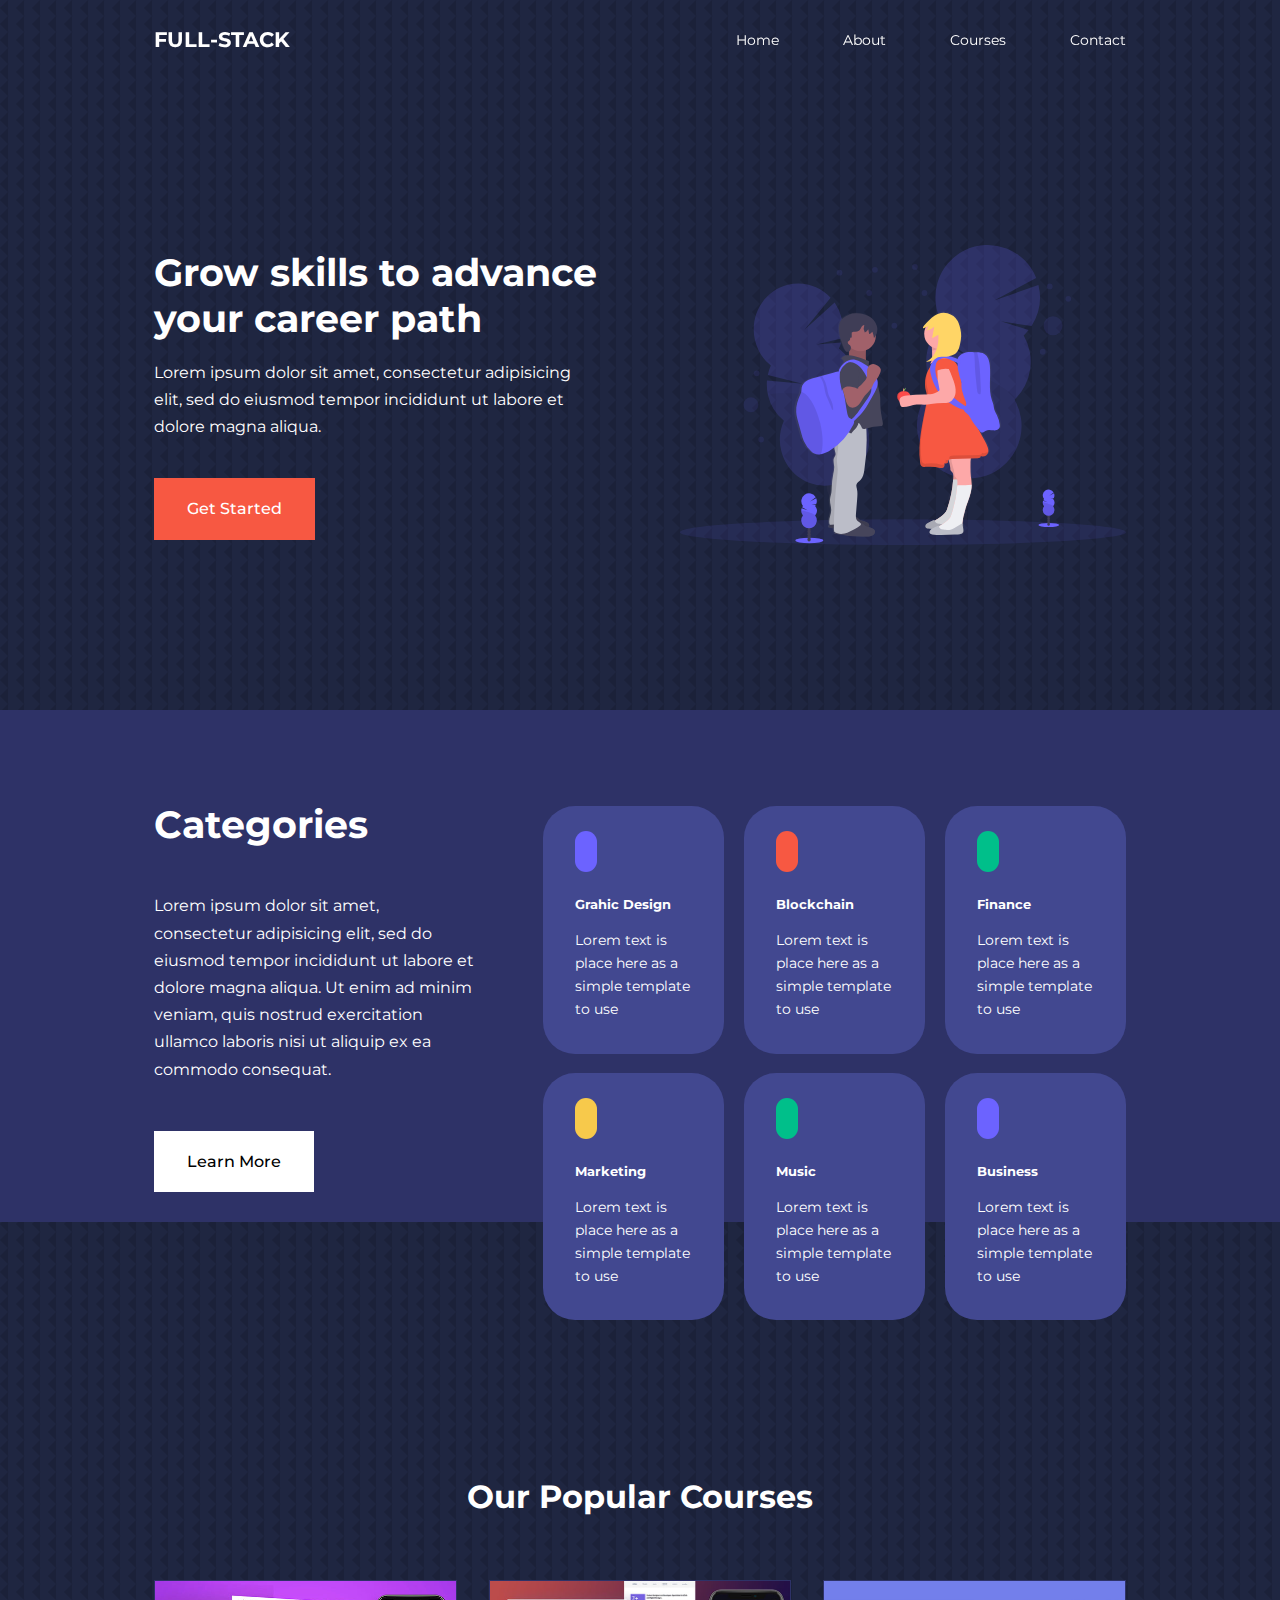
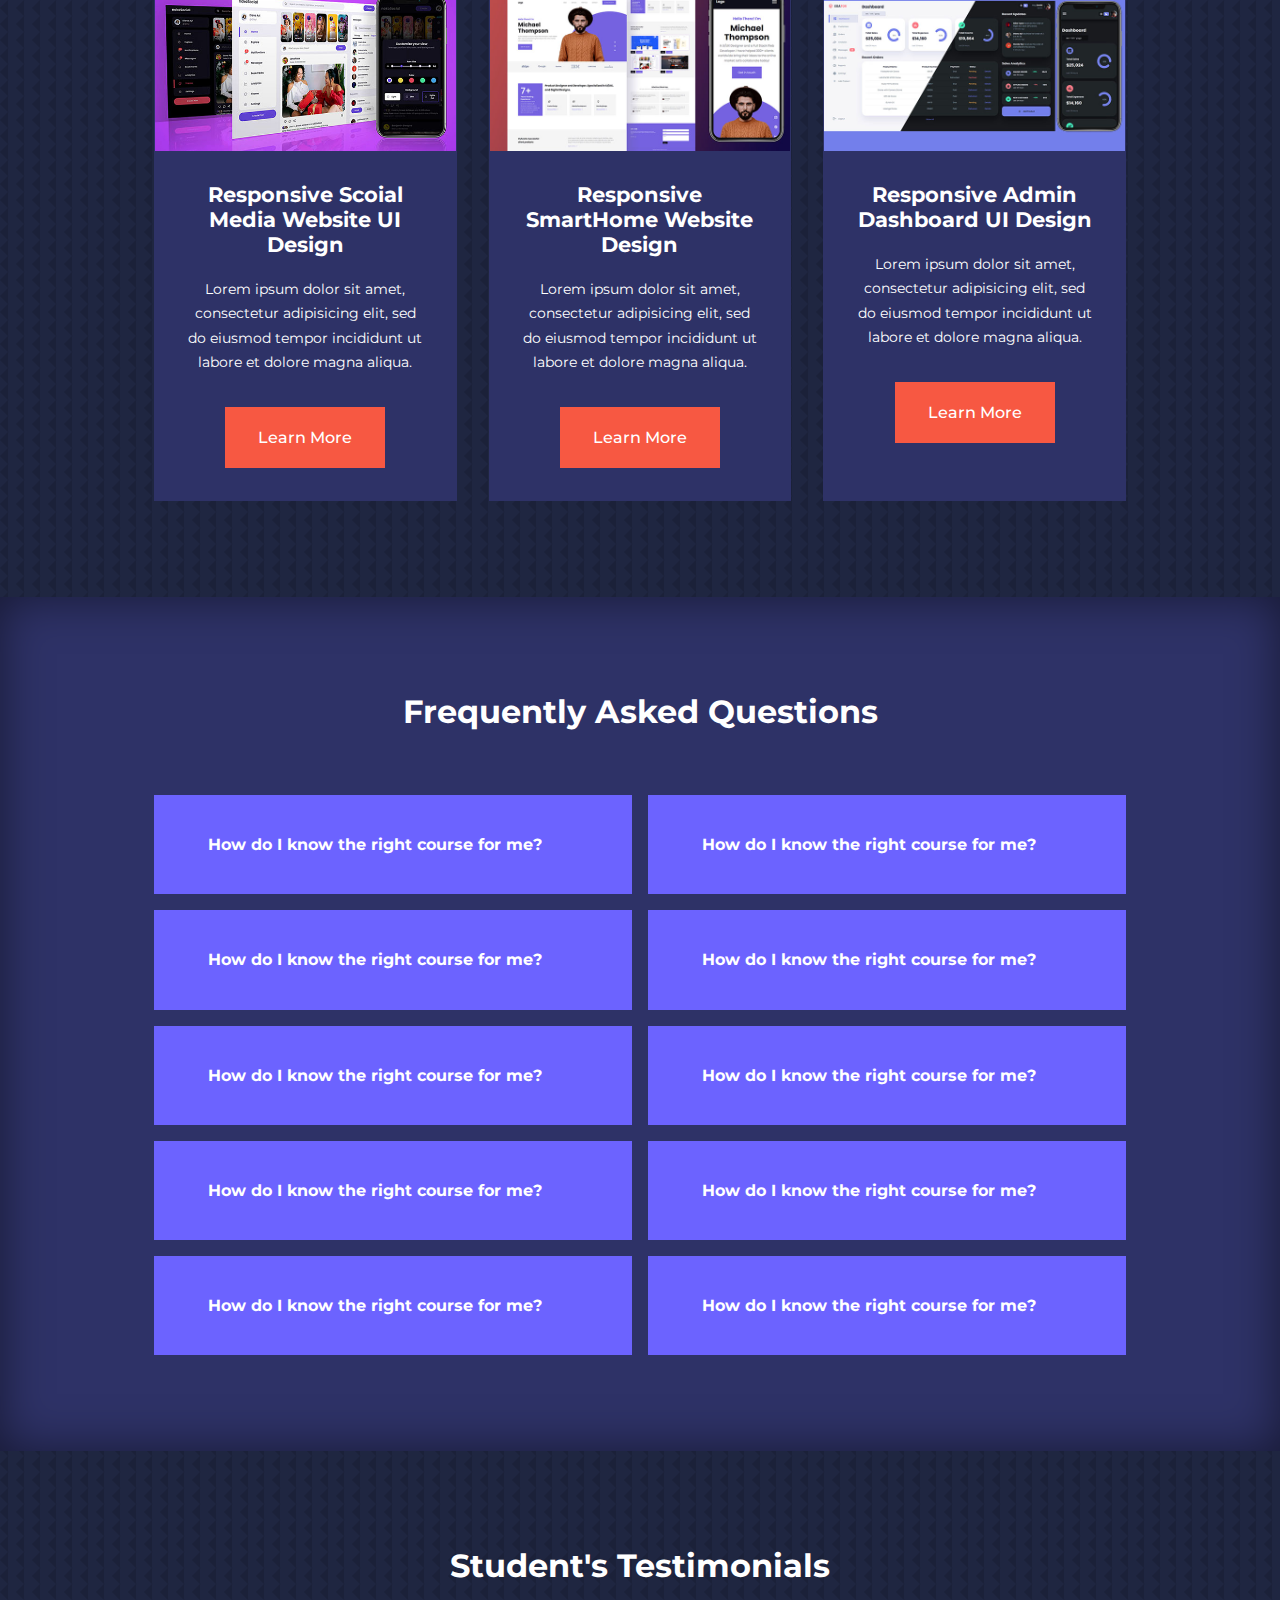
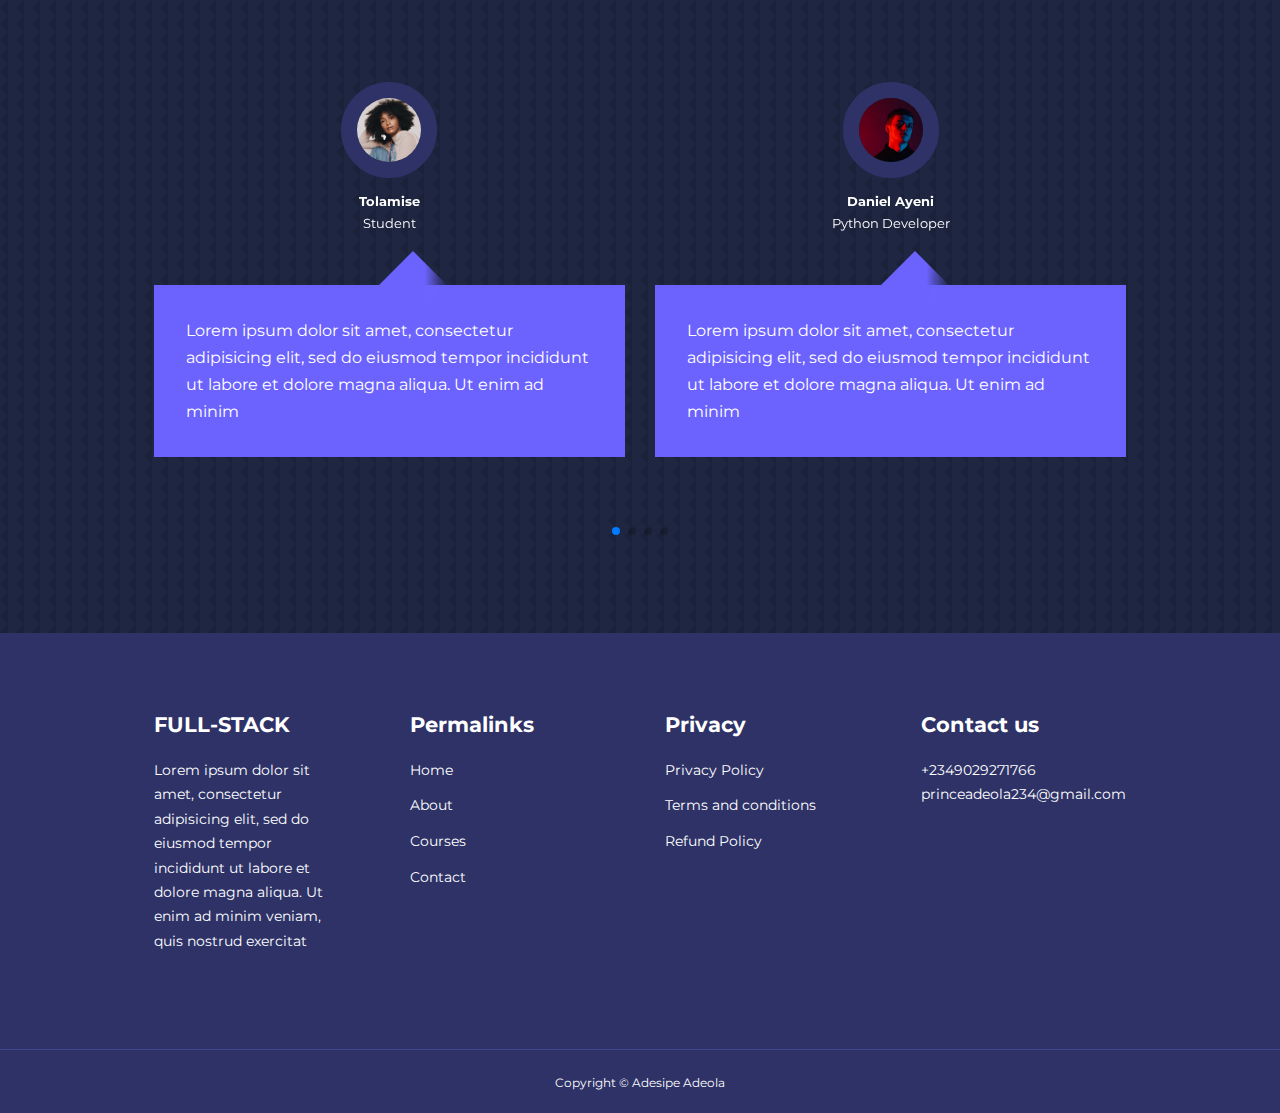
<file: index.html>
<!DOCTYPE html>
<html>
<head>
	<meta charset="utf-8">
	<meta name="viewport" content="width=device-width, initial-scale=1">
	<title>Full-Stack Projects</title>
	<link rel="stylesheet" type="text/css" href="./css/style.css">
	<link rel="stylesheet" type="text/css" href="https://unicons.iconscout.com/release/v2.1.6/css/unicons.css">

	<!-- swipper js -->
	<link rel="stylesheet" href="https://unpkg.com/swiper@8/swiper-bundle.min.css" />

	<!-- For the texture background style starts-->
	<style type="text/css">
		body{
			background-image: url("./images/bg-texture.png");
		}
	</style>
	<!-- For the texture background style ends-->

</head>
<body>
			<!-- ---------- Nav bar section begins -------- -->
	<nav>
		<div class="container nav_container">
			<a href="index.html"><h4>FULL-STACK</h4></a>
			<ul class="nav_menu">
				<li><a href="index.html">Home</a></li>
				<li><a href="about.html">About</a></li>
				<li><a href="courses.html">Courses</a></li>
				<li><a href="contact.html">Contact</a></li>
			</ul>
			<button id="open-menu-btn"><i class="uil uil-bars"></i></button>
			<button id="close-menu-btn"><i class="uil uil-multiply"></i></button>
		</div>
	</nav>

	<!-- ---------- Nav bar section ends -------- -->
	

	<!-- ---------- header section starts -------- 
	-->
	
	<header>
		<div class="container header_container">
			<div class="header_left">
				<h1>Grow skills to advance your career path</h1>
				<p>Lorem ipsum dolor sit amet, consectetur adipisicing elit, sed do eiusmod
				tempor incididunt ut labore et dolore magna aliqua.</p>
				<a href="courses.html" class="btn btn-primary">Get Started</a>
			</div>

			<div class="header_right">
				<div class="header_right_image">
					<img src="./images/header.svg">
				</div>
			</div>
		</div>
	</header>

	<!-- ---------- header section ends -------- -->
	

	<!-- ---------- category section starts -------- -->
	
	<section class="categories">
		<div class="container categories_container">
			<div class="categories_left">
				<h1>Categories</h1>
				<p>Lorem ipsum dolor sit amet, consectetur adipisicing elit, sed do eiusmod
				tempor incididunt ut labore et dolore magna aliqua. Ut enim ad minim veniam,
				quis nostrud exercitation ullamco laboris nisi ut aliquip ex ea commodo
				consequat. </p>
				<a href="#" class="btn">Learn More</a>
			</div>

			<div class="categories_right">
				<article class="category">
					<span class="category_icon"><i class="uil uil-palette"></i></span>
					<h5>Grahic Design</h5>
					<p>Lorem text is place here as a simple template to use</p>
				</article>

				<article class="category">
					<span class="category_icon"><i class="uil uil-bitcoin-circle"></i></span>
					<h5>Blockchain</h5>
					<p>Lorem text is place here as a simple template to use</p>
				</article>

				<article class="category">
					<span class="category_icon"><i class="uil uil-usd-circle"></i></span>
					<h5>Finance</h5>
					<p>Lorem text is place here as a simple template to use</p>
				</article>

				<article class="category">
					<span class="category_icon"><i class="uil uil-megaphone"></i></span>
					<h5>Marketing</h5>
					<p>Lorem text is place here as a simple template to use</p>
				</article>

				<article class="category">
					<span class="category_icon"><i class="uil uil-music"></i></span>
					<h5>Music</h5>
					<p>Lorem text is place here as a simple template to use</p>
				</article>

				<article class="category">
					<span class="category_icon"><i class="uil uil-puzzle-piece"></i></span>
					<h5>Business</h5>
					<p>Lorem text is place here as a simple template to use</p>
				</article>
			</div>
		</div>
	</section>


	<!-- ---------- category section ends -------- -->
	


	<!-- ---------- Popular courses section starts -------- -->
	
	<section class="courses">
		<h2>Our Popular Courses</h2>
		<div class="container courses_container">
			
			<article class="course">
				<div class="course_image">
					<img src="./images/course1.jpg">
				</div>
				<div class="course_info">
					<h4>Responsive Scoial Media Website UI Design</h4>
					<p>Lorem ipsum dolor sit amet, consectetur adipisicing elit, sed do eiusmod
					tempor incididunt ut labore et dolore magna aliqua.</p>
					<a href="courses.html" class="btn btn-primary">Learn More</a>
				</div>
			</article>
			
			<article class="course">
				<div class="course_image">
					<img src="./images/course2.jpg">
				</div>
				<div class="course_info">
					<h4>Responsive SmartHome Website Design</h4>
					<p>Lorem ipsum dolor sit amet, consectetur adipisicing elit, sed do eiusmod
					tempor incididunt ut labore et dolore magna aliqua.</p>
					<a href="courses.html" class="btn btn-primary">Learn More</a>
				</div>
			</article>
			
			<article class="course">
				<div class="course_image">
					<img src="./images/course3.jpg">
				</div>
				<div class="course_info">
					<h4>Responsive Admin Dashboard UI Design</h4>
					<p>Lorem ipsum dolor sit amet, consectetur adipisicing elit, sed do eiusmod
					tempor incididunt ut labore et dolore magna aliqua.</p>
					<a href="courses.html" class="btn btn-primary">Learn More</a>
				</div>
			</article>

		</div>
	</section>


	<!-- ---------- Popular courses section ends -------- -->
	

	<!-- ---------- Frequently asked questions section starts -------- -->
	
	<section class="faqs">
		<h2>Frequently Asked Questions</h2>
		<div class="container faqs_container">
			
			<article class="faq">
				<div class="faq_icon"><i class="uil uil-plus"></i></div>
				<div class="question_answer">
					<h4>How do I know the right course for me?</h4>
					<p>Lorem ipsum dolor sit amet, consectetur adipisicing elit, sed do eiusmod
					tempor incididunt ut labore et dolore magna aliqua. Ut enim ad minim veniam,</p>
				</div>
			</article>
			
			<article class="faq">
				<div class="faq_icon"><i class="uil uil-plus"></i></div>
				<div class="question_answer">
					<h4>How do I know the right course for me?</h4>
					<p>Lorem ipsum dolor sit amet, consectetur adipisicing elit, sed do eiusmod
					tempor incididunt ut labore et dolore magna aliqua. Ut enim ad minim veniam,</p>
				</div>
			</article>
			
			<article class="faq">
				<div class="faq_icon"><i class="uil uil-plus"></i></div>
				<div class="question_answer">
					<h4>How do I know the right course for me?</h4>
					<p>Lorem ipsum dolor sit amet, consectetur adipisicing elit, sed do eiusmod
					tempor incididunt ut labore et dolore magna aliqua. Ut enim ad minim veniam,</p>
				</div>
			</article>
			
			<article class="faq">
				<div class="faq_icon"><i class="uil uil-plus"></i></div>
				<div class="question_answer">
					<h4>How do I know the right course for me?</h4>
					<p>Lorem ipsum dolor sit amet, consectetur adipisicing elit, sed do eiusmod
					tempor incididunt ut labore et dolore magna aliqua. Ut enim ad minim veniam,</p>
				</div>
			</article>
			
			<article class="faq">
				<div class="faq_icon"><i class="uil uil-plus"></i></div>
				<div class="question_answer">
					<h4>How do I know the right course for me?</h4>
					<p>Lorem ipsum dolor sit amet, consectetur adipisicing elit, sed do eiusmod
					tempor incididunt ut labore et dolore magna aliqua. Ut enim ad minim veniam,</p>
				</div>
			</article>
			
			<article class="faq">
				<div class="faq_icon"><i class="uil uil-plus"></i></div>
				<div class="question_answer">
					<h4>How do I know the right course for me?</h4>
					<p>Lorem ipsum dolor sit amet, consectetur adipisicing elit, sed do eiusmod
					tempor incididunt ut labore et dolore magna aliqua. Ut enim ad minim veniam,</p>
				</div>
			</article>
			
			<article class="faq">
				<div class="faq_icon"><i class="uil uil-plus"></i></div>
				<div class="question_answer">
					<h4>How do I know the right course for me?</h4>
					<p>Lorem ipsum dolor sit amet, consectetur adipisicing elit, sed do eiusmod
					tempor incididunt ut labore et dolore magna aliqua. Ut enim ad minim veniam,</p>
				</div>
			</article>
			
			<article class="faq">
				<div class="faq_icon"><i class="uil uil-plus"></i></div>
				<div class="question_answer">
					<h4>How do I know the right course for me?</h4>
					<p>Lorem ipsum dolor sit amet, consectetur adipisicing elit, sed do eiusmod
					tempor incididunt ut labore et dolore magna aliqua. Ut enim ad minim veniam,</p>
				</div>
			</article>
			
			<article class="faq">
				<div class="faq_icon"><i class="uil uil-plus"></i></div>
				<div class="question_answer">
					<h4>How do I know the right course for me?</h4>
					<p>Lorem ipsum dolor sit amet, consectetur adipisicing elit, sed do eiusmod
					tempor incididunt ut labore et dolore magna aliqua. Ut enim ad minim veniam,</p>
				</div>
			</article>
			
			<article class="faq">
				<div class="faq_icon"><i class="uil uil-plus"></i></div>
				<div class="question_answer">
					<h4>How do I know the right course for me?</h4>
					<p>Lorem ipsum dolor sit amet, consectetur adipisicing elit, sed do eiusmod
					tempor incididunt ut labore et dolore magna aliqua. Ut enim ad minim veniam,</p>
				</div>
			</article>

		</div>
	</section>

	<!-- ---------- Frequently asked questions section ends -------- -->
	


	<!-- ---------- Testimonial section starts -------- -->

	<section class="container testimonials_container mySwiper" >
		<h2>Student's Testimonials</h2>
		<div class="swiper-wrapper">

			<article class="testimonial swiper-slide">
				<div class="avater">
					<img src="./images/avatar1.jpg">
				</div>
				<div class="testimonial_info">
					<h5>Tolamise</h5>
					<small>Student</small>
				</div>
				<div class="testimonial_body">
					<p>Lorem ipsum dolor sit amet, consectetur adipisicing elit, sed do eiusmod
					tempor incididunt ut labore et dolore magna aliqua. Ut enim ad minim </p>
				</div>
			</article>
			
			<article class="testimonial swiper-slide">
				<div class="avater">
					<img src="./images/avatar2.jpg">
				</div>
				<div class="testimonial_info">
					<h5>Daniel Ayeni</h5>
					<small>Python Developer</small>
				</div>
				<div class="testimonial_body">
					<p>Lorem ipsum dolor sit amet, consectetur adipisicing elit, sed do eiusmod
					tempor incididunt ut labore et dolore magna aliqua. Ut enim ad minim </p>
				</div>
			</article>
			
			<article class="testimonial swiper-slide">
				<div class="avater">
					<img src="./images/avatar3.jpg">
				</div>
				<div class="testimonial_info">
					<h5>Emmanuel</h5>
					<small>Web Developer</small>
				</div>
				<div class="testimonial_body">
					<p>Lorem ipsum dolor sit amet, consectetur adipisicing elit, sed do eiusmod
					tempor incididunt ut labore et dolore magna aliqua. Ut enim ad minim </p>
				</div>
			</article>
			
			<article class="testimonial swiper-slide">
				<div class="avater">
					<img src="./images/avatar4.jpg">
				</div>
				<div class="testimonial_info">
					<h5>ThankGod</h5>
					<small>React Developer</small>
				</div>
				<div class="testimonial_body">
					<p>Lorem ipsum dolor sit amet, consectetur adipisicing elit, sed do eiusmod
					tempor incididunt ut labore et dolore magna aliqua. Ut enim ad minim </p>
				</div>
			</article>
			
			<article class="testimonial swiper-slide">
				<div class="avater">
					<img src="./images/avatar5.jpg">
				</div>
				<div class="testimonial_info">
					<h5>David</h5>
					<small>Javascript Developer</small>
				</div>
				<div class="testimonial_body">
					<p>Lorem ipsum dolor sit amet, consectetur adipisicing elit, sed do eiusmod
					tempor incididunt ut labore et dolore magna aliqua. Ut enim ad minim </p>
				</div>
			</article>
		</div>
		      <div class="swiper-pagination"></div>
	</section>

	<!-- ---------- Testimonial section ends -------- -->



	<!-- ---------- Footer section starts -------- -->
	<footer>
		<div class="container footer_container">
			<div class="footer_1">
				<a href="index.html" class="footer_logo"><h4>FULL-STACK</h4></a>
				<p>Lorem ipsum dolor sit amet, consectetur adipisicing elit, sed do eiusmod
				tempor incididunt ut labore et dolore magna aliqua. Ut enim ad minim veniam,
				quis nostrud exercitat</p>
			</div>

			<div class="footer_2">
				<h4>Permalinks</h4>
				<ul class="permalinks">
					<li><a href="index.html">Home</a></li>
					<li><a href="about.html">About</a></li>
					<li><a href="courses.html">Courses</a></li>
					<li><a href="contact.html">Contact</a></li>
				</ul>
			</div>

			<div class="footer_3">
				<h4>Privacy</h4>
				<ul class="privacy">
					<li><a href="#">Privacy Policy</a></li>
					<li><a href="#">Terms and conditions</a></li>
					<li><a href="#">Refund Policy</a></li>
				</ul>
			</div>

			<div class="footer_4">
				<h4>Contact us</h4>
				<div>
					<p>+2349029271766</p>
					<p>princeadeola234@gmail.com</p>
				</div>

				<ul class="footer_socials">
					<li><a href="#"><i class="uil uil-facebook-f"></i></a></li>
					<li><a href="#"><i class="uil uil-instagram-alt"></i></a></li>
					<li><a href="#"><i class="uil uil-twitter"></i></a></li>
					<li><a href="#"><i class="uil uil-linkedin-alt"></i></a></li>
				</ul>
			</div>
		</div>

			<div class="footer_copyright">
				<small>Copyright &copy; Adesipe Adeola</small>
			</div>
	</footer>


	<!-- ---------- Footer section ends -------- -->









	<script type="text/javascript" src="main.js"></script>
			<!-- swipper js -->
	<script src="https://unpkg.com/swiper@8/swiper-bundle.min.js"></script>

	<script>
      var swiper = new Swiper(".mySwiper", {
        slidesPerView: 1,
        spaceBetween: 30,
        pagination: {
          el: ".swiper-pagination",
          clickable: true,
        },
        // when window is >= 600
        breakpoints:{
        	600:{
        		slidesPerView: 2
        	}
        }
      });
    </script>
</body>
</html>
</file>
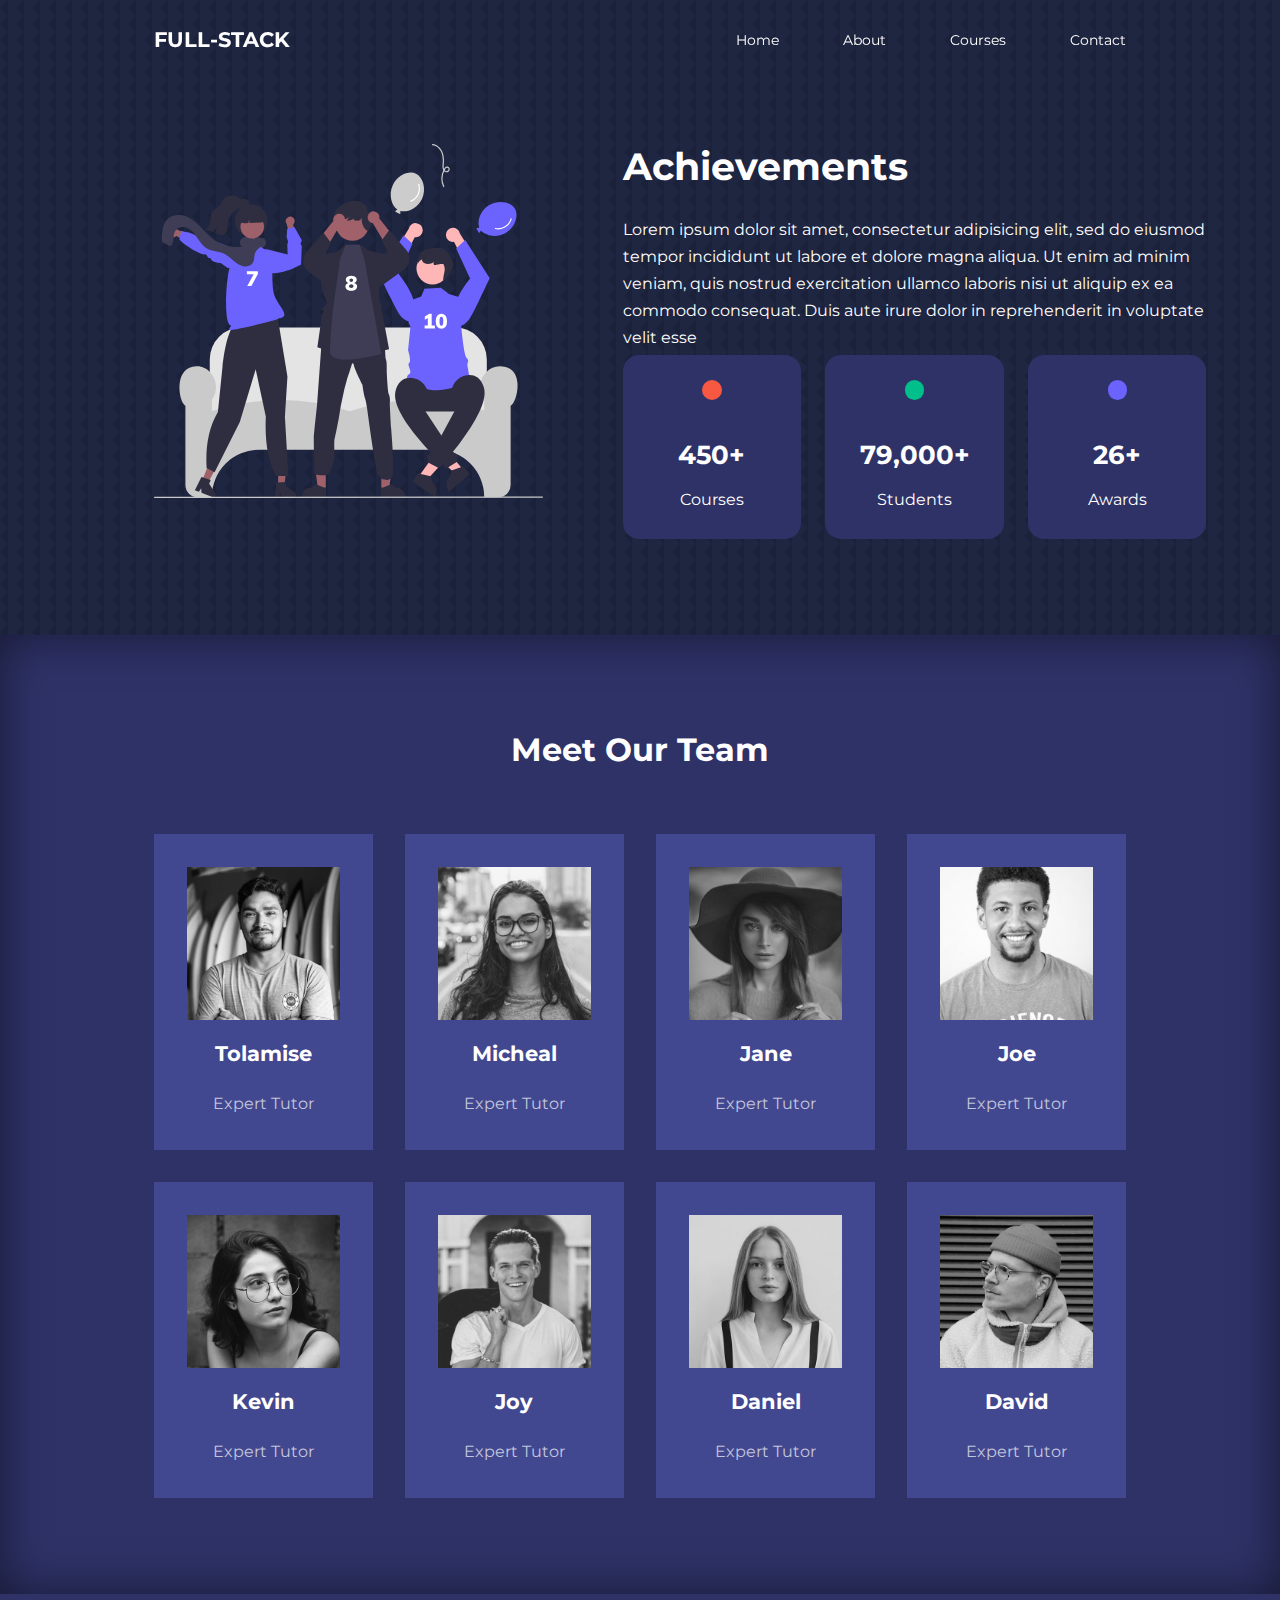
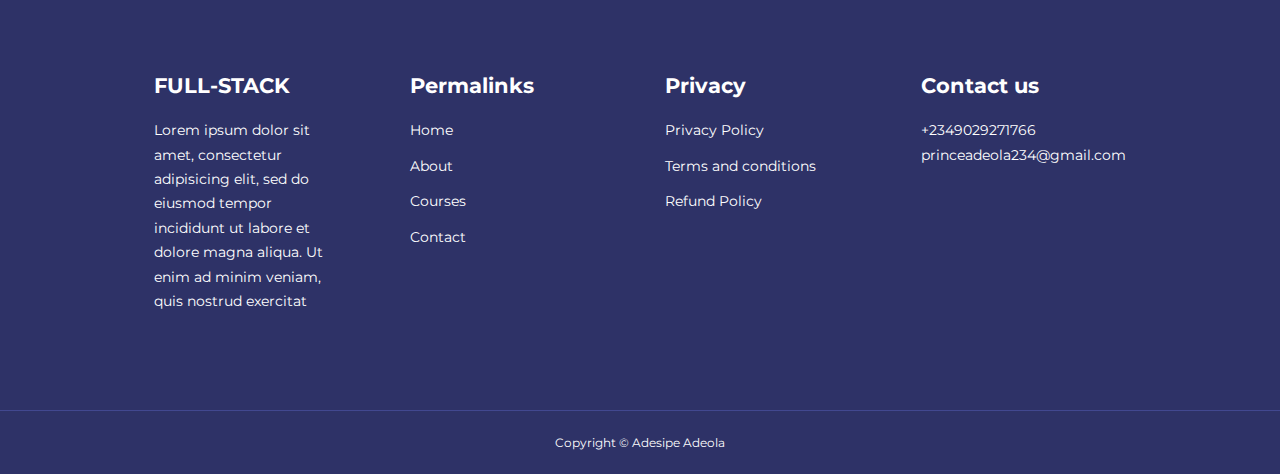
<file: about.html>
<!DOCTYPE html>
<html>
<head>
	<meta charset="utf-8">
	<meta name="viewport" content="width=device-width, initial-scale=1">
	<title>Full-Stack Projects</title>
	<link rel="stylesheet" type="text/css" href="./css/style.css">
	<link rel="stylesheet" type="text/css" href="./css/about.css">
	<link rel="stylesheet" type="text/css" href="https://unicons.iconscout.com/release/v2.1.6/css/unicons.css">

	
	<!-- For the texture background style starts-->
	<style type="text/css">
		body{
			background-image: url("./images/bg-texture.png");
		}
	</style>
	<!-- For the texture background style ends-->

</head>
<body>
			<!-- ---------- Nav bar section begins -------- -->
	<nav>
		<div class="container nav_container">
			<a href="index.html"><h4>FULL-STACK</h4></a>
			<ul class="nav_menu">
				<li><a href="index.html">Home</a></li>
				<li><a href="about.html">About</a></li>
				<li><a href="courses.html">Courses</a></li>
				<li><a href="contact.html">Contact</a></li>
			</ul>
			<button id="open-menu-btn"><i class="uil uil-bars"></i></button>
			<button id="close-menu-btn"><i class="uil uil-multiply"></i></button>
		</div>
	</nav>


	<!-- ---------- Achievements section starts -------- -->
	<section class="about_achievements">
		<div class="container about_achievements-container">
			<div class="about_achievements-left">
				<img src="./images/about achievements.svg">
			</div>
			<div class="about_achievements-right">
				<h1>Achievements</h1>
				<p>
					Lorem ipsum dolor sit amet, consectetur adipisicing elit, sed do eiusmod
					tempor incididunt ut labore et dolore magna aliqua. Ut enim ad minim veniam,
					quis nostrud exercitation ullamco laboris nisi ut aliquip ex ea commodo
					consequat. Duis aute irure dolor in reprehenderit in voluptate velit esse
				</p>
				<div class="achievements_cards">
					
					<article class="achievements_card">
						<span class="achievement_icon">
							<i class="uil uil-video"></i>
						</span>
						<h3>450+</h3>
						<p>Courses</p>
					</article>
					
					<article class="achievements_card">
						<span class="achievement_icon">
							<i class="uil uil-users-alt"></i>
						</span>
						<h3>79,000+</h3>
						<p>Students</p>
					</article>
					
					<article class="achievements_card">
						<span class="achievement_icon">
							<i class="uil uil-trophy"></i>
						</span>
						<h3>26+</h3>
						<p>Awards</p>
					</article>
				</div>
			</div>
		</div>
	</section>

	<!-- ---------- Achievements section ends -------- -->
	

	

	<!-- ---------- Team section starts -------- -->
	<section class="team">
		<h2>Meet Our Team</h2>
		<div class="container team_container">
			
			<article class="team_member">
				<div class="team_member-image">
					<img src="./images/tm1.jpg">
				</div>
				<div class="team_member-info">
					<h4>Tolamise</h4>
					<p>Expert Tutor</p>
				</div>

				<div class="team_member-socials">
					<a href="#" target="_blank"><i class="uil uil-instagram-alt"></i></a>
					<a href="#" target="_blank"><i class="uil uil-twitter"></i></a>
					<a href="#" target="_blank"><i class="uil uil-linkedin-alt"></i></a>
				</div>
			</article>
			
			<article class="team_member">
				<div class="team_member-image">
					<img src="./images/tm2.jpg">
				</div>
				<div class="team_member-info">
					<h4>Micheal</h4>
					<p>Expert Tutor</p>
				</div>

				<div class="team_member-socials">
					<a href="#" target="_blank"><i class="uil uil-instagram-alt"></i></a>
					<a href="#" target="_blank"><i class="uil uil-twitter"></i></a>
					<a href="#" target="_blank"><i class="uil uil-linkedin-alt"></i></a>
				</div>
			</article>
			
			<article class="team_member">
				<div class="team_member-image">
					<img src="./images/tm3.jpg">
				</div>
				<div class="team_member-info">
					<h4>Jane</h4>
					<p>Expert Tutor</p>
				</div>

				<div class="team_member-socials">
					<a href="#" target="_blank"><i class="uil uil-instagram-alt"></i></a>
					<a href="#" target="_blank"><i class="uil uil-twitter"></i></a>
					<a href="#" target="_blank"><i class="uil uil-linkedin-alt"></i></a>
				</div>
			</article>
			
			<article class="team_member">
				<div class="team_member-image">
					<img src="./images/tm4.jpg">
				</div>
				<div class="team_member-info">
					<h4>Joe</h4>
					<p>Expert Tutor</p>
				</div>

				<div class="team_member-socials">
					<a href="#" target="_blank"><i class="uil uil-instagram-alt"></i></a>
					<a href="#" target="_blank"><i class="uil uil-twitter"></i></a>
					<a href="#" target="_blank"><i class="uil uil-linkedin-alt"></i></a>
				</div>
			</article>
			
			<article class="team_member">
				<div class="team_member-image">
					<img src="./images/tm5.jpg">
				</div>
				<div class="team_member-info">
					<h4>Kevin</h4>
					<p>Expert Tutor</p>
				</div>

				<div class="team_member-socials">
					<a href="#" target="_blank"><i class="uil uil-instagram-alt"></i></a>
					<a href="#" target="_blank"><i class="uil uil-twitter"></i></a>
					<a href="#" target="_blank"><i class="uil uil-linkedin-alt"></i></a>
				</div>
			</article>
			
			<article class="team_member">
				<div class="team_member-image">
					<img src="./images/tm6.jpg">
				</div>
				<div class="team_member-info">
					<h4>Joy</h4>
					<p>Expert Tutor</p>
				</div>

				<div class="team_member-socials">
					<a href="#" target="_blank"><i class="uil uil-instagram-alt"></i></a>
					<a href="#" target="_blank"><i class="uil uil-twitter"></i></a>
					<a href="#" target="_blank"><i class="uil uil-linkedin-alt"></i></a>
				</div>
			</article>
			
			<article class="team_member">
				<div class="team_member-image">
					<img src="./images/tm7.jpg">
				</div>
				<div class="team_member-info">
					<h4>Daniel</h4>
					<p>Expert Tutor</p>
				</div>

				<div class="team_member-socials">
					<a href="#" target="_blank"><i class="uil uil-instagram-alt"></i></a>
					<a href="#" target="_blank"><i class="uil uil-twitter"></i></a>
					<a href="#" target="_blank"><i class="uil uil-linkedin-alt"></i></a>
				</div>
			</article>
			
			<article class="team_member">
				<div class="team_member-image">
					<img src="./images/tm8.jpg">
				</div>
				<div class="team_member-info">
					<h4>David</h4>
					<p>Expert Tutor</p>
				</div>

				<div class="team_member-socials">
					<a href="#" target="_blank"><i class="uil uil-instagram-alt"></i></a>
					<a href="#" target="_blank"><i class="uil uil-twitter"></i></a>
					<a href="#" target="_blank"><i class="uil uil-linkedin-alt"></i></a>
				</div>
			</article>
		</div>
	</section>


	<!-- ---------- Team section ends -------- -->
	

	<!-- ---------- Footer section starts -------- -->
	<footer>
		<div class="container footer_container">
			<div class="footer_1">
				<a href="index.html" class="footer_logo"><h4>FULL-STACK</h4></a>
				<p>Lorem ipsum dolor sit amet, consectetur adipisicing elit, sed do eiusmod
				tempor incididunt ut labore et dolore magna aliqua. Ut enim ad minim veniam,
				quis nostrud exercitat</p>
			</div>

			<div class="footer_2">
				<h4>Permalinks</h4>
				<ul class="permalinks">
					<li><a href="index.html">Home</a></li>
					<li><a href="about.html">About</a></li>
					<li><a href="courses.html">Courses</a></li>
					<li><a href="contact.html">Contact</a></li>
				</ul>
			</div>

			<div class="footer_3">
				<h4>Privacy</h4>
				<ul class="privacy">
					<li><a href="#">Privacy Policy</a></li>
					<li><a href="#">Terms and conditions</a></li>
					<li><a href="#">Refund Policy</a></li>
				</ul>
			</div>

			<div class="footer_4">
				<h4>Contact us</h4>
				<div>
					<p>+2349029271766</p>
					<p>princeadeola234@gmail.com</p>
				</div>

				<ul class="footer_socials">
					<li><a href="#"><i class="uil uil-facebook-f"></i></a></li>
					<li><a href="#"><i class="uil uil-instagram-alt"></i></a></li>
					<li><a href="#"><i class="uil uil-twitter"></i></a></li>
					<li><a href="#"><i class="uil uil-linkedin-alt"></i></a></li>
				</ul>
			</div>
		</div>

			<div class="footer_copyright">
				<small>Copyright &copy; Adesipe Adeola</small>
			</div>
	</footer>


	<!-- ---------- Footer section ends -------- -->

	<script type="text/javascript" src="main.js"></script>
</body>
</html>
</file>
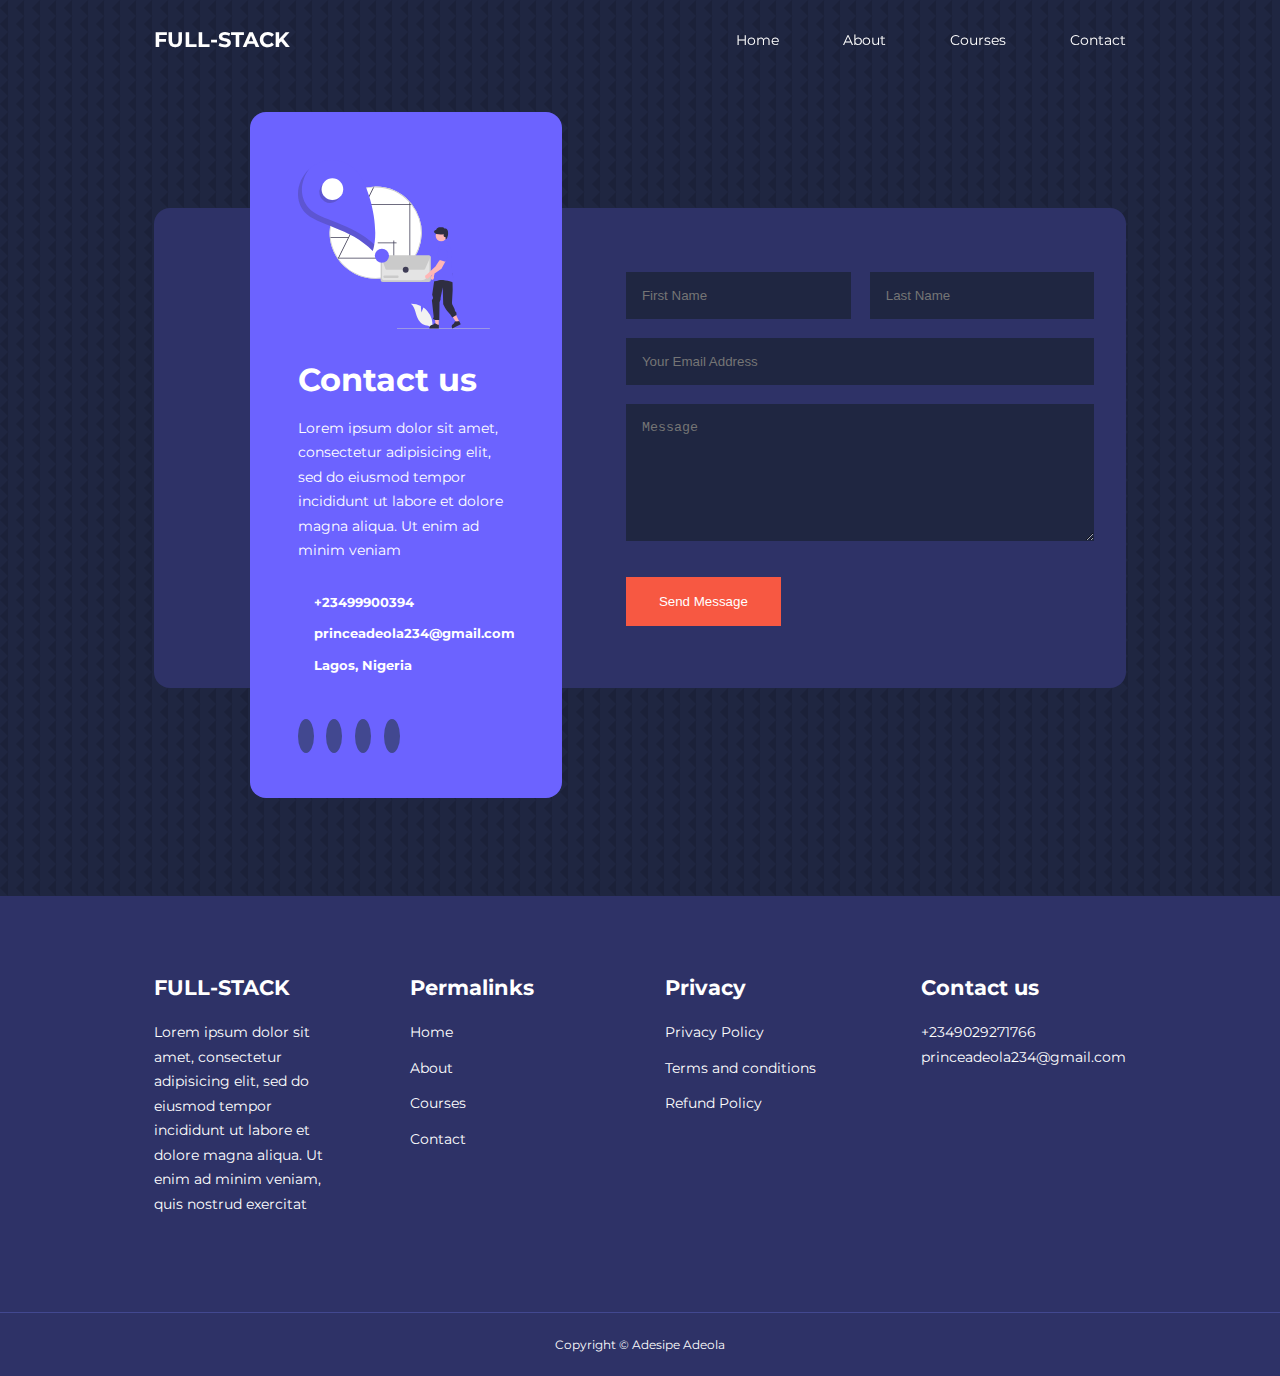
<file: contact.html>
<!DOCTYPE html>
<html>
<head>
	<meta charset="utf-8">
	<meta name="viewport" content="width=device-width, initial-scale=1">
	<title>Full-Stack Projects</title>
	<link rel="stylesheet" type="text/css" href="./css/style.css">
	<link rel="stylesheet" type="text/css" href="./css/contact.css">
	<link rel="stylesheet" type="text/css" href="https://unicons.iconscout.com/release/v2.1.6/css/unicons.css">

	<!-- For the texture background style starts-->
	<style type="text/css">
		body{
			background-image: url("./images/bg-texture.png");
		}
	</style>
	<!-- For the texture background style ends-->
	
</head>
<body>
			<!-- ---------- Nav bar section begins -------- -->
	<nav>
		<div class="container nav_container">
			<a href="index.html"><h4>FULL-STACK</h4></a>
			<ul class="nav_menu">
				<li><a href="index.html">Home</a></li>
				<li><a href="about.html">About</a></li>
				<li><a href="courses.html">Courses</a></li>
				<li><a href="contact.html">Contact</a></li>
			</ul>
			<button id="open-menu-btn"><i class="uil uil-bars"></i></button>
			<button id="close-menu-btn"><i class="uil uil-multiply"></i></button>
		</div>
	</nav>

	<!-- ---------- Nav bar section ends -------- -->


	<!-- ---------- Contact section starts -------- -->
	<section class="contact">
		<div class="container contact_container">
			<!-- Aside code of the contact starts-->
			<aside class="contact_aside">
				<div class="aside_image">
					<img src="./images/contact.svg">
				</div>
				<h2>Contact us</h2>
				<p>Lorem ipsum dolor sit amet, consectetur adipisicing elit, sed do eiusmod
				tempor incididunt ut labore et dolore magna aliqua. Ut enim ad minim veniam</p>
				<ul class="contact_details">
					<li>
						<i class="uil uil-phone-times"></i>
						<h5>+23499900394</h5>
					</li>
					<li>
						<i class="uil uil-envelope"></i>
						<h5>princeadeola234@gmail.com</h5>
					</li>
					<li>
						<i class="uil uil-location-point"></i>
						<h5>Lagos, Nigeria</h5>
					</li>
				</ul>
				<ul class="contact_socials">
					<li><a href="#"><i class="uil uil-facebook-f"></i></a></li>
					<li><a href="#"><i class="uil uil-instagram"></i></a></li>
					<li><a href="#"><i class="uil uil-twitter"></i></a></li>
					<li><a href="#"><i class="uil uil-linkedin-alt"></i></a></li>
				</ul>
			</aside>
			<!-- Aside code of the contact ends-->
			

			<!-- contact form of the contact starts-->
			<form action="https://formspree.io/f/xoqrkydn" method="POST" class="contact_form">
				<div class="form_name">
					<input type="text" name="first name" placeholder="First Name" required>
					<input type="text" name="last name" placeholder="Last Name" required>
				</div>
				<input type="email" name="email address" placeholder="Your Email Address" required>

				<textarea name="message" rows="7" placeholder="Message" required></textarea>
				<button type="submit" class="btn btn-primary">Send Message</button>
			</form>


			<!-- contact form of the contact ends-->

		</div>
	</section>




	<!-- ---------- Contact section ends -------- -->





	<!-- ---------- Footer section starts -------- -->
	<footer>
		<div class="container footer_container">
			<div class="footer_1">
				<a href="index.html" class="footer_logo"><h4>FULL-STACK</h4></a>
				<p>Lorem ipsum dolor sit amet, consectetur adipisicing elit, sed do eiusmod
				tempor incididunt ut labore et dolore magna aliqua. Ut enim ad minim veniam,
				quis nostrud exercitat</p>
			</div>

			<div class="footer_2">
				<h4>Permalinks</h4>
				<ul class="permalinks">
					<li><a href="index.html">Home</a></li>
					<li><a href="about.html">About</a></li>
					<li><a href="courses.html">Courses</a></li>
					<li><a href="contact.html">Contact</a></li>
				</ul>
			</div>

			<div class="footer_3">
				<h4>Privacy</h4>
				<ul class="privacy">
					<li><a href="#">Privacy Policy</a></li>
					<li><a href="#">Terms and conditions</a></li>
					<li><a href="#">Refund Policy</a></li>
				</ul>
			</div>

			<div class="footer_4">
				<h4>Contact us</h4>
				<div>
					<p>+2349029271766</p>
					<p>princeadeola234@gmail.com</p>
				</div>

				<ul class="footer_socials">
					<li><a href="#"><i class="uil uil-facebook-f"></i></a></li>
					<li><a href="#"><i class="uil uil-instagram-alt"></i></a></li>
					<li><a href="#"><i class="uil uil-twitter"></i></a></li>
					<li><a href="#"><i class="uil uil-linkedin-alt"></i></a></li>
				</ul>
			</div>
		</div>

			<div class="footer_copyright">
				<small>Copyright &copy; Adesipe Adeola</small>
			</div>
	</footer>


	<!-- ---------- Footer section ends -------- -->


	<script type="text/javascript" src="main.js"></script>
</body>
</html>
</file>
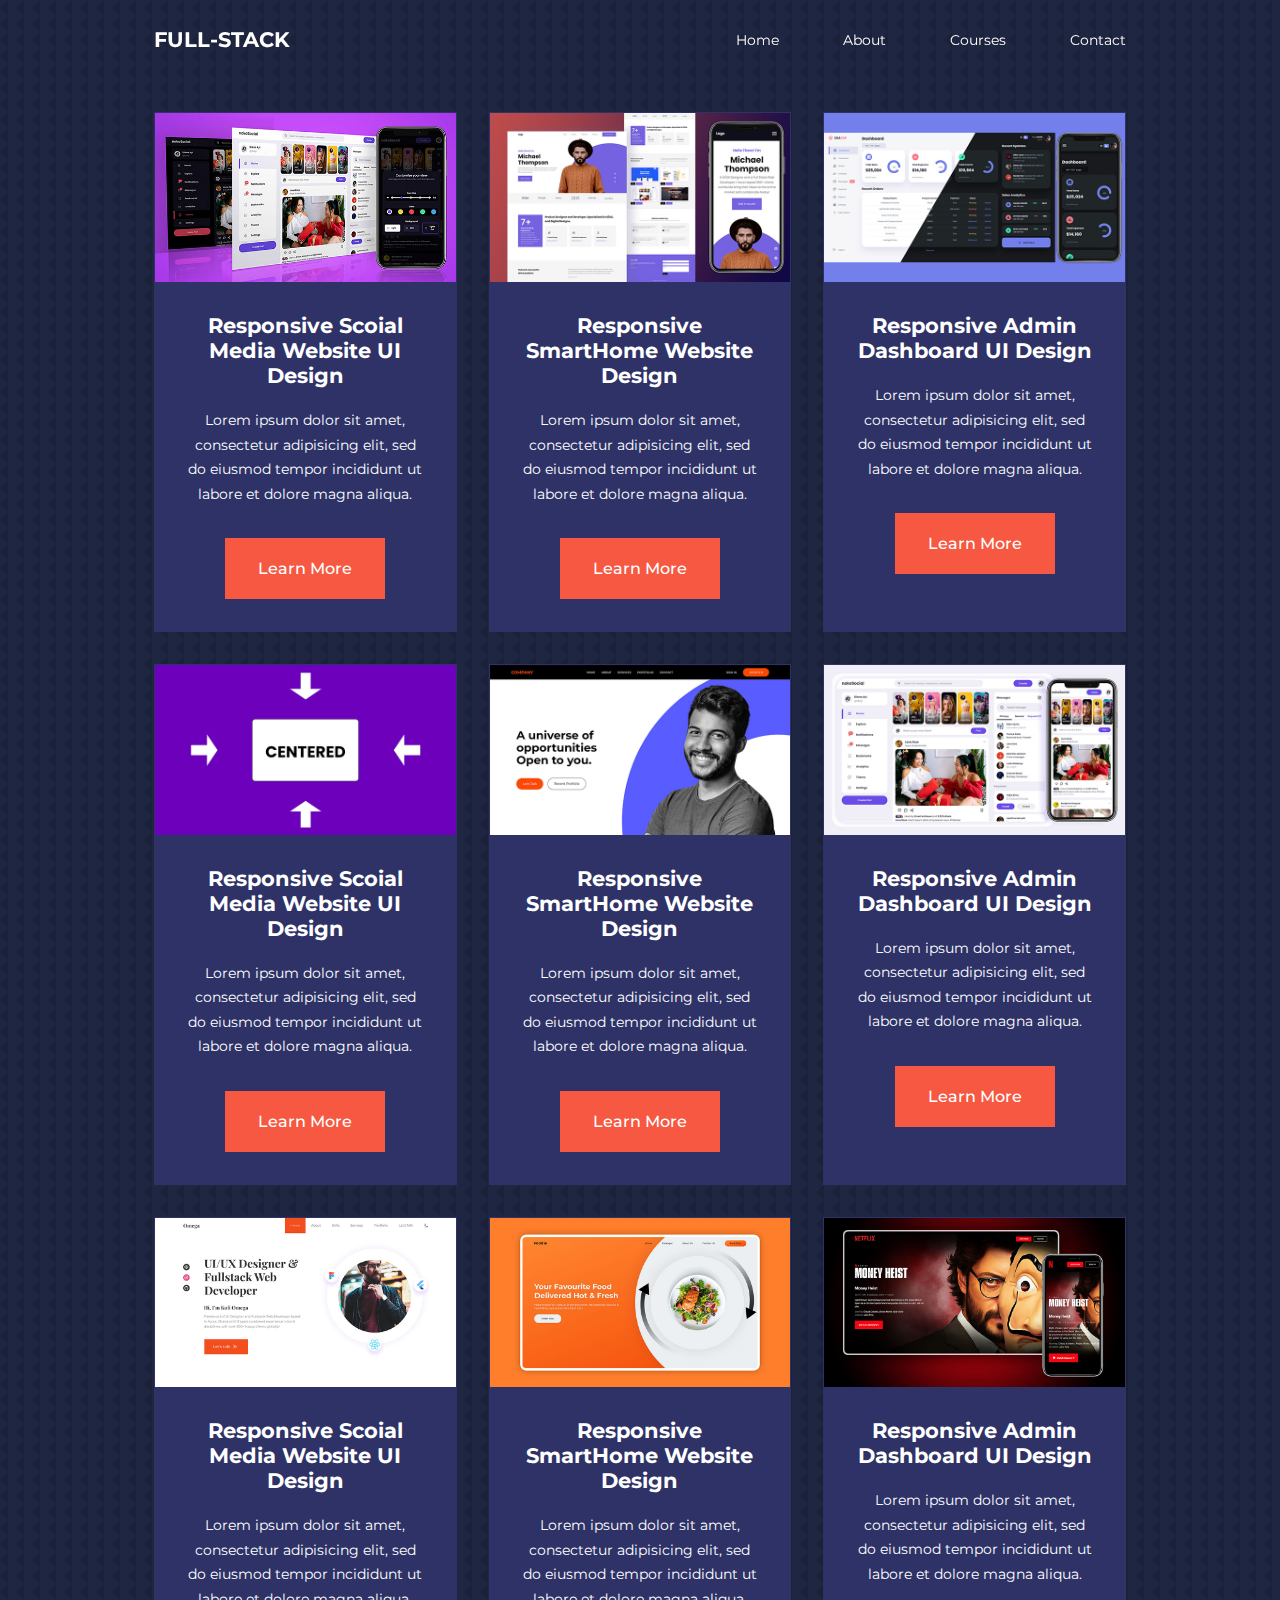
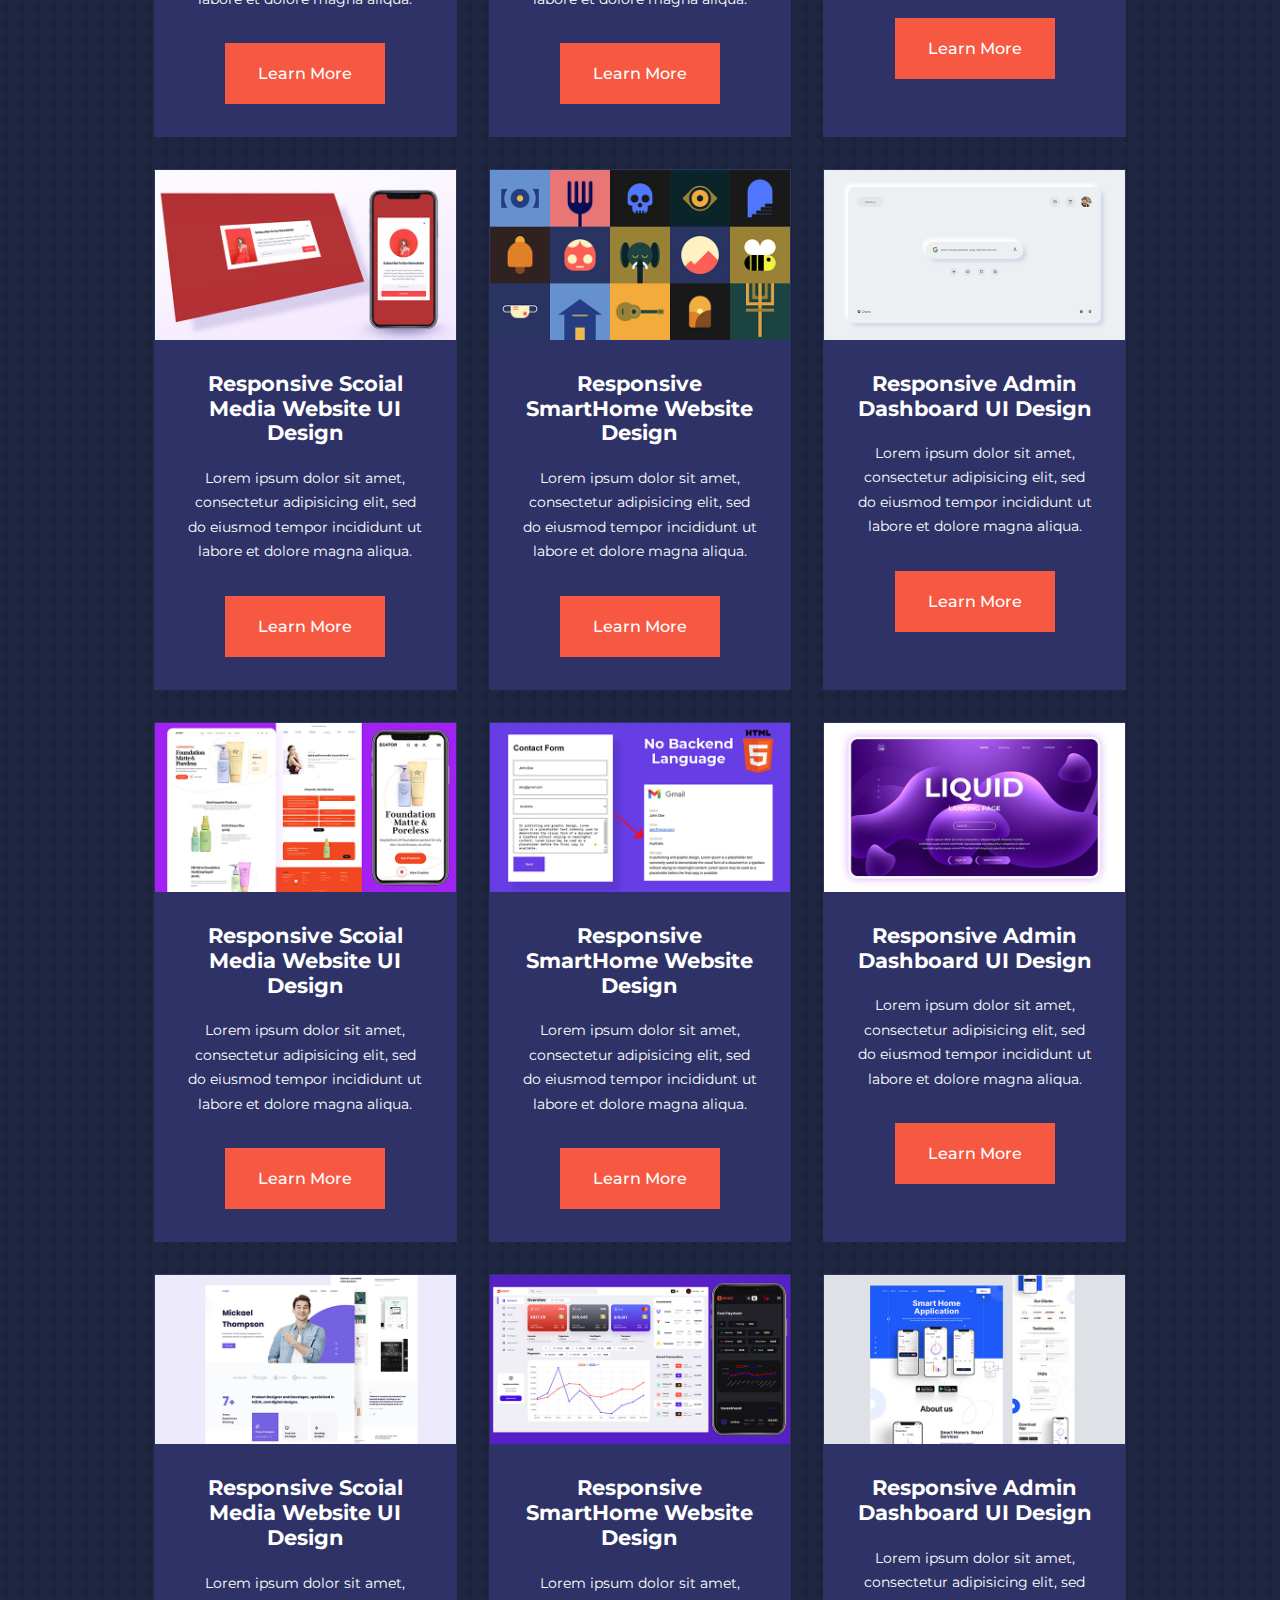
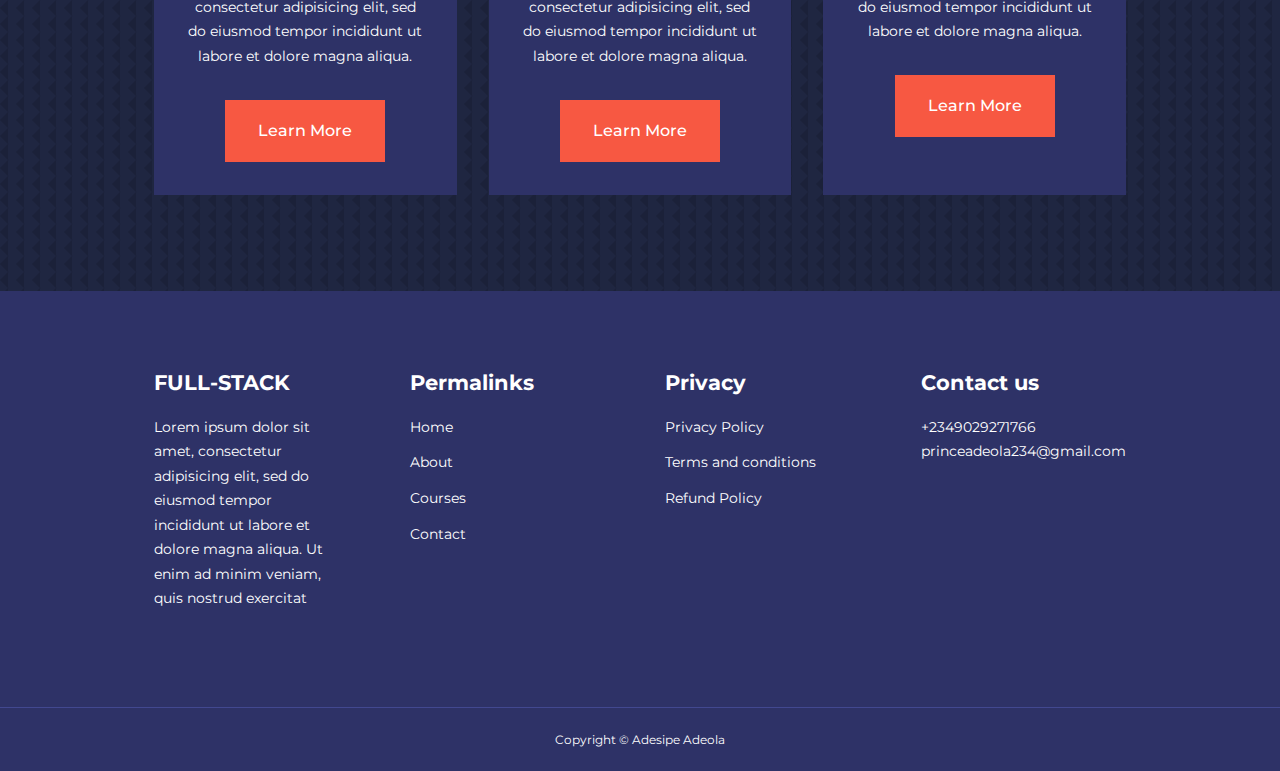
<file: courses.html>
<!DOCTYPE html>
<html>
<head>
	<meta charset="utf-8">
	<meta name="viewport" content="width=device-width, initial-scale=1">
	<title>Full-Stack Projects</title>
	<link rel="stylesheet" type="text/css" href="./css/style.css">
	<link rel="stylesheet" type="text/css" href="./css/courses.css">
	<link rel="stylesheet" type="text/css" href="https://unicons.iconscout.com/release/v2.1.6/css/unicons.css">

	<!-- For the texture background style starts-->
	<style type="text/css">
		body{
			background-image: url("./images/bg-texture.png");
		}
	</style>
	<!-- For the texture background style ends-->
	
</head>
<body>
			<!-- ---------- Nav bar section begins -------- -->
	<nav>
		<div class="container nav_container">
			<a href="index.html"><h4>FULL-STACK</h4></a>
			<ul class="nav_menu">
				<li><a href="index.html">Home</a></li>
				<li><a href="about.html">About</a></li>
				<li><a href="courses.html">Courses</a></li>
				<li><a href="contact.html">Contact</a></li>
			</ul>
			<button id="open-menu-btn"><i class="uil uil-bars"></i></button>
			<button id="close-menu-btn"><i class="uil uil-multiply"></i></button>
		</div>
	</nav>

	<!-- ---------- Nav bar section ends -------- -->



	<!-- ---------- Popular courses section starts -------- -->
	
	<section class="courses">
		<!-- <h2>Our Popular Courses</h2> -->
		<div class="container courses_container">
			
			<article class="course">
				<div class="course_image">
					<img src="./images/course1.jpg">
				</div>
				<div class="course_info">
					<h4>Responsive Scoial Media Website UI Design</h4>
					<p>Lorem ipsum dolor sit amet, consectetur adipisicing elit, sed do eiusmod
					tempor incididunt ut labore et dolore magna aliqua.</p>
					<a href="courses.html" class="btn btn-primary">Learn More</a>
				</div>
			</article>
			
			<article class="course">
				<div class="course_image">
					<img src="./images/course2.jpg">
				</div>
				<div class="course_info">
					<h4>Responsive SmartHome Website Design</h4>
					<p>Lorem ipsum dolor sit amet, consectetur adipisicing elit, sed do eiusmod
					tempor incididunt ut labore et dolore magna aliqua.</p>
					<a href="courses.html" class="btn btn-primary">Learn More</a>
				</div>
			</article>
			
			<article class="course">
				<div class="course_image">
					<img src="./images/course3.jpg">
				</div>
				<div class="course_info">
					<h4>Responsive Admin Dashboard UI Design</h4>
					<p>Lorem ipsum dolor sit amet, consectetur adipisicing elit, sed do eiusmod
					tempor incididunt ut labore et dolore magna aliqua.</p>
					<a href="courses.html" class="btn btn-primary">Learn More</a>
				</div>
			</article>

			<article class="course">
				<div class="course_image">
					<img src="./images/course4.jpg">
				</div>
				<div class="course_info">
					<h4>Responsive Scoial Media Website UI Design</h4>
					<p>Lorem ipsum dolor sit amet, consectetur adipisicing elit, sed do eiusmod
					tempor incididunt ut labore et dolore magna aliqua.</p>
					<a href="courses.html" class="btn btn-primary">Learn More</a>
				</div>
			</article>
			
			<article class="course">
				<div class="course_image">
					<img src="./images/course5.jpg">
				</div>
				<div class="course_info">
					<h4>Responsive SmartHome Website Design</h4>
					<p>Lorem ipsum dolor sit amet, consectetur adipisicing elit, sed do eiusmod
					tempor incididunt ut labore et dolore magna aliqua.</p>
					<a href="courses.html" class="btn btn-primary">Learn More</a>
				</div>
			</article>
			
			<article class="course">
				<div class="course_image">
					<img src="./images/course6.jpg">
				</div>
				<div class="course_info">
					<h4>Responsive Admin Dashboard UI Design</h4>
					<p>Lorem ipsum dolor sit amet, consectetur adipisicing elit, sed do eiusmod
					tempor incididunt ut labore et dolore magna aliqua.</p>
					<a href="courses.html" class="btn btn-primary">Learn More</a>
				</div>
			</article>

			<article class="course">
				<div class="course_image">
					<img src="./images/course7.jpg">
				</div>
				<div class="course_info">
					<h4>Responsive Scoial Media Website UI Design</h4>
					<p>Lorem ipsum dolor sit amet, consectetur adipisicing elit, sed do eiusmod
					tempor incididunt ut labore et dolore magna aliqua.</p>
					<a href="courses.html" class="btn btn-primary">Learn More</a>
				</div>
			</article>
			
			<article class="course">
				<div class="course_image">
					<img src="./images/course8.jpg">
				</div>
				<div class="course_info">
					<h4>Responsive SmartHome Website Design</h4>
					<p>Lorem ipsum dolor sit amet, consectetur adipisicing elit, sed do eiusmod
					tempor incididunt ut labore et dolore magna aliqua.</p>
					<a href="courses.html" class="btn btn-primary">Learn More</a>
				</div>
			</article>
			
			<article class="course">
				<div class="course_image">
					<img src="./images/course9.jpg">
				</div>
				<div class="course_info">
					<h4>Responsive Admin Dashboard UI Design</h4>
					<p>Lorem ipsum dolor sit amet, consectetur adipisicing elit, sed do eiusmod
					tempor incididunt ut labore et dolore magna aliqua.</p>
					<a href="courses.html" class="btn btn-primary">Learn More</a>
				</div>
			</article>

			<article class="course">
				<div class="course_image">
					<img src="./images/course10.jpg">
				</div>
				<div class="course_info">
					<h4>Responsive Scoial Media Website UI Design</h4>
					<p>Lorem ipsum dolor sit amet, consectetur adipisicing elit, sed do eiusmod
					tempor incididunt ut labore et dolore magna aliqua.</p>
					<a href="courses.html" class="btn btn-primary">Learn More</a>
				</div>
			</article>
			
			<article class="course">
				<div class="course_image">
					<img src="./images/course11.jpg">
				</div>
				<div class="course_info">
					<h4>Responsive SmartHome Website Design</h4>
					<p>Lorem ipsum dolor sit amet, consectetur adipisicing elit, sed do eiusmod
					tempor incididunt ut labore et dolore magna aliqua.</p>
					<a href="courses.html" class="btn btn-primary">Learn More</a>
				</div>
			</article>
			
			<article class="course">
				<div class="course_image">
					<img src="./images/course12.jpg">
				</div>
				<div class="course_info">
					<h4>Responsive Admin Dashboard UI Design</h4>
					<p>Lorem ipsum dolor sit amet, consectetur adipisicing elit, sed do eiusmod
					tempor incididunt ut labore et dolore magna aliqua.</p>
					<a href="courses.html" class="btn btn-primary">Learn More</a>
				</div>
			</article>

			<article class="course">
				<div class="course_image">
					<img src="./images/course13.jpg">
				</div>
				<div class="course_info">
					<h4>Responsive Scoial Media Website UI Design</h4>
					<p>Lorem ipsum dolor sit amet, consectetur adipisicing elit, sed do eiusmod
					tempor incididunt ut labore et dolore magna aliqua.</p>
					<a href="courses.html" class="btn btn-primary">Learn More</a>
				</div>
			</article>
			
			<article class="course">
				<div class="course_image">
					<img src="./images/course14.jpg">
				</div>
				<div class="course_info">
					<h4>Responsive SmartHome Website Design</h4>
					<p>Lorem ipsum dolor sit amet, consectetur adipisicing elit, sed do eiusmod
					tempor incididunt ut labore et dolore magna aliqua.</p>
					<a href="courses.html" class="btn btn-primary">Learn More</a>
				</div>
			</article>
			
			<article class="course">
				<div class="course_image">
					<img src="./images/course15.jpg">
				</div>
				<div class="course_info">
					<h4>Responsive Admin Dashboard UI Design</h4>
					<p>Lorem ipsum dolor sit amet, consectetur adipisicing elit, sed do eiusmod
					tempor incididunt ut labore et dolore magna aliqua.</p>
					<a href="courses.html" class="btn btn-primary">Learn More</a>
				</div>
			</article>

			<article class="course">
				<div class="course_image">
					<img src="./images/course16.jpg">
				</div>
				<div class="course_info">
					<h4>Responsive Scoial Media Website UI Design</h4>
					<p>Lorem ipsum dolor sit amet, consectetur adipisicing elit, sed do eiusmod
					tempor incididunt ut labore et dolore magna aliqua.</p>
					<a href="courses.html" class="btn btn-primary">Learn More</a>
				</div>
			</article>
			
			<article class="course">
				<div class="course_image">
					<img src="./images/course17.jpg">
				</div>
				<div class="course_info">
					<h4>Responsive SmartHome Website Design</h4>
					<p>Lorem ipsum dolor sit amet, consectetur adipisicing elit, sed do eiusmod
					tempor incididunt ut labore et dolore magna aliqua.</p>
					<a href="courses.html" class="btn btn-primary">Learn More</a>
				</div>
			</article>
			
			<article class="course">
				<div class="course_image">
					<img src="./images/course18.jpg">
				</div>
				<div class="course_info">
					<h4>Responsive Admin Dashboard UI Design</h4>
					<p>Lorem ipsum dolor sit amet, consectetur adipisicing elit, sed do eiusmod
					tempor incididunt ut labore et dolore magna aliqua.</p>
					<a href="courses.html" class="btn btn-primary">Learn More</a>
				</div>
			</article>


		</div>
	</section>


	<!-- ---------- Popular courses section ends -------- -->
	





	<!-- ---------- Footer section starts -------- -->
	<footer>
		<div class="container footer_container">
			<div class="footer_1">
				<a href="index.html" class="footer_logo"><h4>FULL-STACK</h4></a>
				<p>Lorem ipsum dolor sit amet, consectetur adipisicing elit, sed do eiusmod
				tempor incididunt ut labore et dolore magna aliqua. Ut enim ad minim veniam,
				quis nostrud exercitat</p>
			</div>

			<div class="footer_2">
				<h4>Permalinks</h4>
				<ul class="permalinks">
					<li><a href="index.html">Home</a></li>
					<li><a href="about.html">About</a></li>
					<li><a href="courses.html">Courses</a></li>
					<li><a href="contact.html">Contact</a></li>
				</ul>
			</div>

			<div class="footer_3">
				<h4>Privacy</h4>
				<ul class="privacy">
					<li><a href="#">Privacy Policy</a></li>
					<li><a href="#">Terms and conditions</a></li>
					<li><a href="#">Refund Policy</a></li>
				</ul>
			</div>

			<div class="footer_4">
				<h4>Contact us</h4>
				<div>
					<p>+2349029271766</p>
					<p>princeadeola234@gmail.com</p>
				</div>

				<ul class="footer_socials">
					<li><a href="#"><i class="uil uil-facebook-f"></i></a></li>
					<li><a href="#"><i class="uil uil-instagram-alt"></i></a></li>
					<li><a href="#"><i class="uil uil-twitter"></i></a></li>
					<li><a href="#"><i class="uil uil-linkedin-alt"></i></a></li>
				</ul>
			</div>
		</div>

			<div class="footer_copyright">
				<small>Copyright &copy; Adesipe Adeola</small>
			</div>
	</footer>


	<!-- ---------- Footer section ends -------- -->


	<script type="text/javascript" src="main.js"></script>
</body>
</html>
</file>
<file: css/style.css>
@import url('https://fonts.googleapis.com/css2?family=Montserrat:wght@300;400;500;600;700&display=swap');

*{
	margin: 0;
	padding: 0;
	border: 0;
	outline: 0;
	text-decoration: none;
	list-style: none;
	box-sizing: border-box;
}

:root{
	--color-primary: #6c63ff;
	--color-success: #00bf8a;
	--color-warning: #f7c94b;
	--color-danger: #f75842;
	--color-danger-variant: rgba(247, 88, 66, 0.4);
	--color-white: #ffffff;
	--color-light: rgba(255, 255, 255, 0.7);
	--color-black: #000000;
	--color-bg: #1f2641;
	--color-bg1: #2e3267;
	--color-bg2: #424890;

	--container-width-lg: 76%;
	--container-width-md: 90%;
	--container-width-sm: 94%;

	--transition: all 400ms ease;
}

			/*<---------------------- start of general style------------------------->*/

body{
	font-family: 'Montserrat', sans-serif;
	line-height: 1.7;
	color: var(--color-white);
	background: var(--color-bg);
}

.container{
	width: var(--container-width-lg);
	margin: 0 auto;
}

section{
	padding: 6rem 0;
}

section h2{
	text-align: center;
	margin-bottom: 4rem;
}

h1, h2, h3, h4, h5{
	line-height: 1.2;
}

h1{
	font-size: 2.4rem;
}

h2{
	font-size: 2rem;
}

h3{
	font-size: 1.6rem;
}

h4{
	font-size: 1.3rem;
}

a{
	color: var(--color-white);
}

img{
	width: 100%;
	display: block;
	object-fit: cover;
}

.btn{
	display: inline-block;
	background: var(--color-white);
	color: var(--color-black);
	padding: 1rem 2rem;
	border: 1px solid transparent;
	font-weight: 500;
}

.btn:hover{
	background: transparent;
	color: var(--color-white);
	border-color: var(--color-white);
}

.btn-primary{
	background: var(--color-danger);
	color: var(--color-white);
}

			/*<----------------------End of general style------------------------->*/


			/*<---------------------- start of nav style ------------------------->*/

nav{
	background: transparent;
	width: 100vw;
	height: 5rem;
	position: fixed;
	top: 0;
	z-index: 11;
}

/*  */
.window-scroll{
	background: var(--color-primary);
	box-shadow: 0 1rem 2rem rgba(0, 0, 0, .2);
}

.nav_container{
	height: 100%;
	display: flex;
	justify-content: space-between;
	align-items: center;
}

nav button{
	display: none;
}

.nav_menu{
	display: flex;
	align-items: center;
	gap: 4rem;
}

.nav_menu a{
	font-size: 0.9rem;
	transition: var(--transition);
}

.nav_menu a:hover{
	color: var(--color-bg2);
}

			/*<---------------------- end of nav style ------------------------->*/
			

			/*<---------------------- start of header style ------------------------->*/

header{
	position: relative;
	top: 5rem;
	overflow: hidden;
	height: 70vh;
	margin-bottom: 5rem;
}

.header_container{
	display: grid;
	grid-template-columns: 1fr 1fr;
	align-items: center;
	grid-gap: 5rem;
	height: 100%;
}

.header_left p{
	margin: 1rem 0 2.4rem;
}


			/*<---------------------- end of header style ------------------------->*/
			

			/*<---------------------- start of categories style ------------------------->*/
			
.categories{
	background: var(--color-bg1);
	height: 32rem;
}

.categories h1{
	line-height: 1;
	margin-bottom: 3rem;
}

.categories_container{
	display: grid;
	grid-template-columns: 40% 60%;
}

.categories_left{
	margin-right: 4rem;
}

.categories_left p{
	margin: 1rem 0 3rem;
}
.categories_right{
	display: grid;
	grid-template-columns: repeat(3, 1fr);
	grid-gap: 1.2rem;
}

.category{
	background: var(--color-bg2);
	padding: 2rem;
	border-radius: 2rem;
	transition: var(--transition);
}

.category:hover{
	box-shadow: 0 3rem 3rem rgba(0, 0, 0, 0.3);
	z-index: 1;
}

.category:nth-child(2) .category_icon {
	background: var(--color-danger);
}

.category:nth-child(3) .category_icon {
	background: var(--color-success);
}

.category:nth-child(4) .category_icon {
	background: var(--color-warning);
}

.category:nth-child(5) .category_icon {
	background: var(--color-success);
}


.category_icon{
	background: var(--color-primary);
	padding: 0.7rem;
	border-radius: 0.9rem;
}

.category h5{
	margin: 2rem 0 1rem;
}

.category p{
	font-size: 0.85rem;
}


			/*<---------------------- end of categories style ------------------------->*/
			



			/*<---------------------- start of Popular courses style ------------------------->*/
			
.courses{
	margin-top: 10rem;
}

.courses_container{
	display: grid;
	grid-template-columns: repeat(3, 1fr);
	grid-gap: 2rem;
}

.course{
	background: var(--color-bg1);
	text-align: center;
	border: 1px solid transparent;
	transition: var(--transition);
}

.course:hover{
	background: transparent;
	border-color: var(--color-primary);
}

.course_info{
	padding: 2rem;
}

.course_info p{
	margin: 1.2rem 0 2rem;
	font-size: 0.9rem;
}

			/*<---------------------- end of Popular courses style ------------------------->*/
			


			/*<---------------------- start of Frequently asked questions style ------------------------->*/
			
.faqs{
	background: var(--color-bg1);
	box-shadow: inset 0 0 3rem rgba(0, 0, 0, .5);
}

.faqs_container{
	display: grid;
	grid-template-columns: 1fr 1fr;
	grid-gap: 1rem;
}

.faq{
	padding: 2rem;
	display: flex;
	align-items: center;
	grid-gap: 1.4rem;
	height: fit-content;
	background: var(--color-primary);
	cursor: pointer;
}


.faq h4{
	font-size: 1rem;
	line-height: 2.2;
}

.faq_icon{
	align-self: flex-start;
	font-size: 1.2rem;
}


.faq p{
	margin-top: 0.8rem;
	display: none;
}

.faq.open p{
	display: block;
}
			/*<---------------------- end of Frequently asked questions style ------------------------->*/
			




			/*<---------------------- start of Testimonial style ------------------------->*/
			
.testimonials_container{
	overflow-x: hidden;
	position: relative;
	margin-bottom: 5rem;
}

.testimonial{
	padding-top: 2rem;
}

.avater{
	width: 6rem;
	height: 6rem;
	border-radius: 50%;
	overflow: hidden;
	margin: 0 auto 1rem;
	border: 1rem solid var(--color-bg1);
}

.testimonial_info{
	text-align: center;
}

.testimonial_body{
	background: var(--color-primary);
	padding: 2rem;
	margin-top: 3rem;
	position: relative;
}

.testimonial_body::before{
	content: "";
	display: block;
	background: linear-gradient(-135deg, transparent, 
		var(--color-primary), var(--color-primary), 
		var(--color-primary));
	width: 3rem;
	height: 3rem;
	position: absolute;
	left: 50%;
	top: -1.5rem;
	transform: rotate(45deg);
}



			/*<---------------------- end of Testimonial style ------------------------->*/
			



			/*<---------------------- start of Footer style ------------------------->*/
			
footer{
	background: var(--color-bg1);
	padding-top: 5rem;
	font-size: 0.9rem;
}

.footer_container{
	display: grid;
	grid-template-columns: repeat(4, 1fr);
	grid-gap: 5rem;
}

.footer_container > div h4{
	margin-bottom: 1.2rem;
}

.footer_1 p{
	margin: 0 0 2rem;
}

footer ul li{
	margin-bottom: 0.7rem;
}

footer ul li a:hover{
	text-decoration: underline;
}

.footer_socials{
	display: flex;
	grid-gap: 1rem;
	font-size: 1.2rem;
	margin-top: 2rem;
}

.footer_copyright{
	text-align: center;
	margin-top: 4rem;
	padding: 1.2rem 0;
	border-top: 1px solid var(--color-bg2);
}




			/*<---------------------- end of Footer style ------------------------->*/
			


			/*<---------------------- starts of Media query style ------------------------->*/

			
/* Tablets */
@media screen and (max-width: 1024px){
	.container{
		width: var(--container-width-md);
	}

	h1{
		font-size: 2.2rem;
	}

	h2{
		font-size: 1.7rem;
	}

	h3{
		font-size: 1.4rem;
	}

	h4{
		font-size: 1.2;
	}

	/* <----------------Hambuger nav styling---------------------> */
	nav button{
		display: inline-block;
		background: transparent;
		font-size: 1.8rem;
		color: var(--color-white);
		cursor: pointer;
	}

	nav button#close-menu-btn{
		display: none;
	}

	.nav_menu{
		position: fixed;
		top: 5rem;
		right: 5%;
		height: fit-content;
		width: 18rem;
		flex-direction: column;
		grid-gap: 0;
		display: none;
	}

	.nav_menu li{
		width: 100%;
		height: 5.8rem;
		opacity: 0;
		animation: animateNavItems 400ms linear forwards;
		transform-origin: top right;
	}

	.nav_menu li:nth-child(2){
		animation-delay: 200ms;
	}

	.nav_menu li:nth-child(3){
		animation-delay: 400ms;
	}

	.nav_menu li:nth-child(4){
		animation-delay: 600ms;
	}

	@keyframes animateNavItems{
		0%{
			transform: rotateZ(-90deg) rotateX(90deg) scale(0.1);
		}

		100%{
			transform: rotateZ(0) rotateX(0) scale(1);
			opacity: 1;
		}
	}

	.nav_menu li a{
		background: var(--color-primary);
		box-shadow: -4rem 6rem 10rem rgba(0, 0, 0, 0.6);
		width: 100%;
		height: 100%;
		display: grid;
		place-items: center;
	}

	.nav_menu li a:hover{
		background: var(--color-bg2);
		color: var(--color-white);
	}

	/* <----------------Header----------------------> */
	header{
		height: 65vh;
		margin-bottom: 4rem;
	}

	.header_container{
		gap: 0;
		padding-bottom: 3rem;
	}

	/* <---------------- Categories ----------------------> */
	.categories{
		height: auto; 
	}

	.categories_container{
		grid-template-columns: 1fr;
		grid-gap: 3rem;
	}

	.categories_left{
		margin-right: 0;
	}



	/* <---------------- Popular course ----------------------> */
	.courses{
		margin-top: 0;
	}

	.courses_container{
		grid-template-columns: 1fr 1fr;
	}


	/* <---------------- Frequently asked questions ----------------------> */
	.faqs_container{
		grid-template-columns: 1fr;
	}

	.faq{
		padding: 1.5rem;
	}


	/* <---------------- footer ----------------------> */
	.footer_container{
		grid-template-columns: 1fr 1fr;
	}

}



/* Mobile phones */
@media screen and (max-width: 600px){
	.container{
		width: var(--container-width-sm);
	}

	/* <---------------- Nav ----------------------> */

	.nav_menu{
		right: 3%;
	}

	/* <---------------- header ----------------------> */
	header{
		height: 100vh;
	}

	.header_container{
		grid-template-columns: 1fr;
		text-align: center;
		margin-top: 0;
	}

	.header_left p{
		margin-bottom: 1.3rem;
	}

	/* <---------------- Categories ----------------------> */
	.categories_right{
		grid-template-columns: 1fr 1fr;
		grid-gap: 0.7rem;
	}

	.category{
		padding: 1rem;
		border-radius: 1rem;
	}

	.category_icon{
		margin-top: 4px;
		display: inline-block;
	}

	/* <---------------- Popular courses ----------------------> */
	.courses_container{
		grid-template-columns: 1fr;
	}

	/* <---------------- Testimonial ----------------------> */
	.testimonial_body{
		padding: 1.2rem;
	}

	/* <---------------- Footer ----------------------> */
	.footer_container{
		grid-template-columns: 1fr;
		text-align: center;
		grid-gap: 2rem;
	}

	.footer_1 p{
		margin: 1 auto;
	}

	.footer_socials{
		justify-content: center;
	}
}


			/*<---------------------- end of Media query style ------------------------->*/
</file>
<file: css/about.css>
/*<---------------------- start of Achievement style ------------------------->*/
:root{
	--color-primary: #6c63ff;
	--color-success: #00bf8a;
	--color-warning: #f7c94b;
	--color-danger: #f75842;
	--color-danger-variant: rgba(247, 88, 66, 0.4);
	--color-white: #ffffff;
	--color-light: rgba(255, 255, 255, 0.7);
	--color-black: #000000;
	--color-bg: #1f2641;
	--color-bg1: #2e3267;
	--color-bg2: #424890;

	--container-width-lg: 76%;
	--container-width-md: 90%;
	--container-width-sm: 94%;

	--transition: all 400ms ease;
}

.about_achievements{
	margin-top: 3rem;
}

.about_achievements-container{
	display: grid;
	grid-template-columns: 40% 60%;
	grid-gap: 5rem;
}

.about_achievements-right > p{
	margin: 1.6rem 0 0.2rem;
}

.achievements_cards{
	display: grid;
	grid-template-columns: repeat(3, 1fr);
	grid-gap: 1.5rem;
}

.achievements_card{
	background: var(--color-bg1);
	padding: 1.6rem;
	border-radius: 1rem;
	text-align: center;
	transition: var(--transition);
}

.achievements_card:hover{
	background: var(--color-bg2);
	box-shadow: 0 3rem 3rem rgba(0, 0, 0, 0.3);
}

.achievement_icon{
	background: var(--color-danger);
	padding: 0.6rem;
	border-radius: 1rem;
	display: inline-block;
	margin-bottom: 2rem;
	font-size: 2rem;
}

.achievements_card:nth-child(2) .achievement_icon{
	background: var(--color-success);
}


.achievements_card:nth-child(3) .achievement_icon{
	background: var(--color-primary);
}

.achievements_card p{
	margin-top: 1rem;
}

/*<---------------------- end of Achievement style ------------------------->*/



/*<---------------------- start of Team style ------------------------->*/
.team{
	background: var(--color-bg1);
	box-shadow: inset 0 0 3rem rgba(0, 0, 0, .5);
}

.team_container{
	display: grid;
	grid-template-columns: repeat(4, 1fr);
	grid-gap: 2rem;
}

.team_member{
	background: var(--color-bg2);
	padding: 2rem;
	border: 1px solid transparent;
	transition: var(--transition);
	position: relative;
	overflow: hidden;
}

.team_member:hover{
	background: transparent;
	border-color: var(--color-primary);
}

.team_member-image img{
	filter: saturate(0);
}

.team_member:hover img{
	filter: saturate(1);
}

.team_member-info * {
	text-align: center;
	margin-top: 1.4rem;
}

.team_member-info p{
	color: var(--color-light);
}
/*social at the left */
.team_member-socials{
	position: absolute;
	top: 50%;
	right: -100%;
	display: flex;
	flex-direction: column;
	background: var(--color-primary);
	border-radius: 1rem 0 0 1rem;
	transform: translateY(-50%);
	box-shadow: -2rem 0 2rem rgba(0, 0, 0, 0.3);
	transition: var(--transition);
}

.team_member:hover .team_member-socials{
	right: 0;
}

.team_member-socials a{
	padding: 1rem;
}

/*<---------------------- end of Team style ------------------------->*/
			






/*<---------------------- starts of Media query style ------------------------->*/

			
/* Tablets */
@media screen and (max-width: 1024px){
	.about_achievements{
		margin-top: 2rem;
	}

	.about_achievements-container{
		grid-template-columns: 1fr;
		grid-gap: 4rem;
	}

	.about_achievements-left{
		width: 80%;
		margin: 0 auto;
	}

	.team_container{
		grid-template-columns: repeat(3, 1fr);
		grid-gap: 1.5rem;
	}

	.team_member{
		padding: 1rem;
	}
}


/* Mobile phones */
@media screen and (max-width: 600px){
	.achievements_card{
		grid-template-columns: 1fr 1fr;
		grid-gap: 0.7rem;
	}

	.team_container{
		grid-template-columns: 1fr 1fr;
		grid-gap: 0.7rem;
	}

	.team_member{
		padding: 0;
	}

	.team_member p{
		margin-bottom: 1.5rem;
	}

}
</file>
<file: css/contact.css>
@import url('https://fonts.googleapis.com/css2?family=Montserrat:wght@300;400;500;600;700&display=swap');


:root{
	--color-primary: #6c63ff;
	--color-success: #00bf8a;
	--color-warning: #f7c94b;
	--color-danger: #f75842;
	--color-danger-variant: rgba(247, 88, 66, 0.4);
	--color-white: #ffffff;
	--color-light: rgba(255, 255, 255, 0.7);
	--color-black: #000000;
	--color-bg: #1f2641;
	--color-bg1: #2e3267;
	--color-bg2: #424890;

	--container-width-lg: 76%;
	--container-width-md: 90%;
	--container-width-sm: 94%;

	--transition: all 400ms ease;
}

.contact_container{
	background: var(--color-bg1);
	padding: 4rem 6rem;
	display: grid;
	grid-template-columns: 40% 60%;
	grid-gap: 4rem;
	height: 30rem;
	margin: 7rem auto;
	border-radius: 1rem;
}

			/*<---------------------- aside style start ------------------------->*/
.contact_aside{
	background: var(--color-primary);
	padding: 3rem;
	border-radius: 1rem;
	position: relative;
	bottom: 10rem;
}

.aside_image{
	width: 12rem;
	margin-bottom: 2rem;
}

.contact_aside h2{
	text-align: left;
	margin-bottom: 1rem;
}

.contact_aside p{
	font-size: 0.9rem;
	margin-bottom: 2rem;
}

.contact_details li{
	display: flex;
	grid-gap: 1rem;
	align-items: center;
	margin-bottom: 1rem;
}

.contact_socials{
	display: flex;
	grid-gap: 0.8rem;
	margin-top: 3rem;
}

.contact_socials a{
	background: var(--color-bg2);
	padding: 0.5rem;
	border-radius: 50%;
	font-size: 0.9rem;
	transition: var(--transition);
}

.contact_socials a:hover{
	background: transparent;
}

			/*<---------------------- aside style ends ------------------------->*/
			

			/*<---------------------- form style starts ------------------------->*/
.contact_form{
	display: flex;
	flex-direction: column;
	grid-gap: 1.2rem;
	margin-bottom: 4rem;
}

.form_name{
	display: flex;
	grid-gap: 1.2rem;
}

.contact_form input[type="text"]{
	width: 50%;
}

input, textarea{
	width: 100%;
	padding: 1rem;
	background: var(--color-bg);
	color: var(--color-white);
}

.contact_form .btn{
	width: max-content;
	margin-top: 1rem;
	cursor: pointer;
}


			/*<---------------------- form style ends ------------------------->*/



			/*<---------------------- starts of Media query style ------------------------->*/

			
/* Tablets */
@media screen and (max-width: 1024px){
	.contact{
		padding-bottom: 0;
	}

	.contact_container{
		gap: 1.5rem;
		margin-top: 3rem;
		height: auto;
		padding: 1.5rem;
	}

	.contact_aside{
		width: auto;
		padding: 1.5rem;
		bottom: 0;
	}

	.contact_form{
		align-self: center;
		margin-right: 1.5rem;
	}
}



/* Mobile phones */
@media screen and (max-width: 600px){
	.contact_container{
		grid-template-columns: 1fr;
		grid-gap: 3rem;
		margin-top: 0;
		padding: 0;
	}

	.contact_form{
		margin: 0 1.5rem 3rem;
	}

	.form_name{
		flex-direction: column;
	}

	.form_name input[type="text"] {
		width: 100%;
	}
}
</file>
<file: css/courses.css>
.courses{
	margin-top: 1rem;
}
</file>
